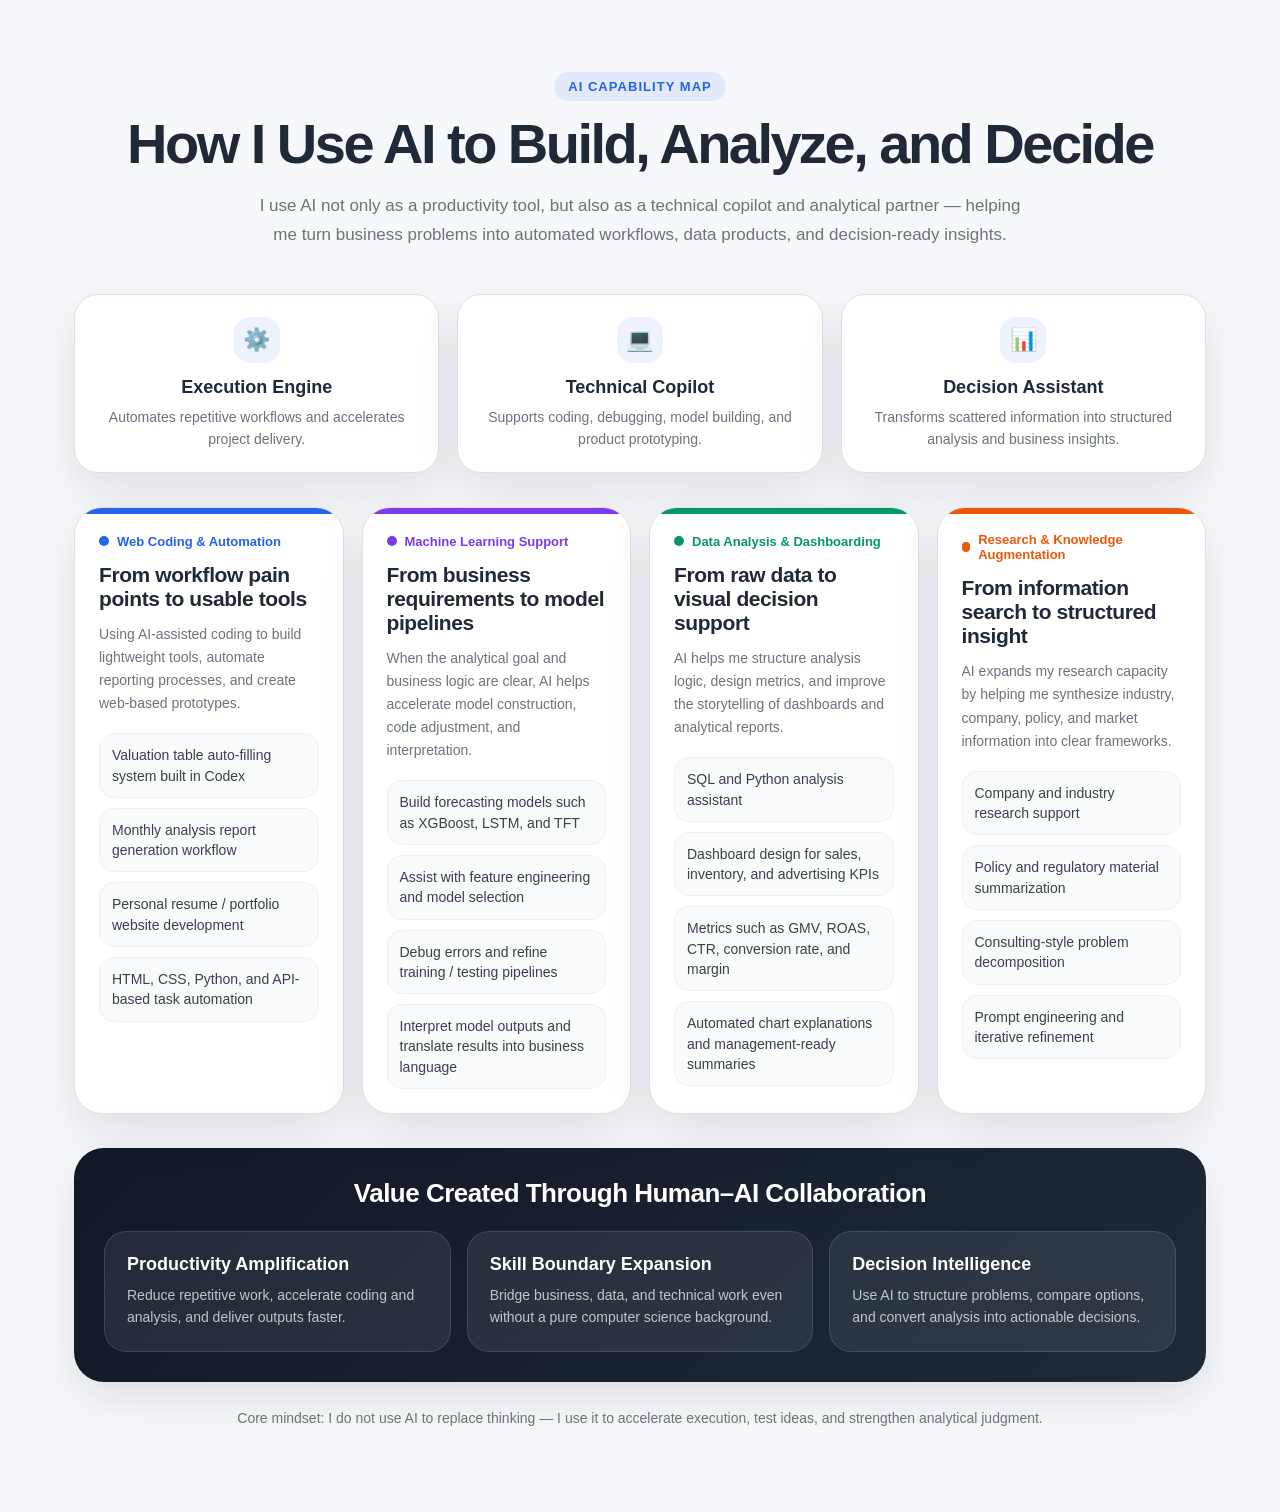
<file: assets/ai-capability-map.html>
<!DOCTYPE html>
<html lang="en">
<head>
  <meta charset="UTF-8" />
  <meta name="viewport" content="width=device-width, initial-scale=1.0" />
  <title>AI Capability Map</title>
  <style>
    :root {
      --bg: #f7f8fb;
      --card: #ffffff;
      --text: #1f2937;
      --muted: #6b7280;
      --line: #dbe1ea;
      --blue: #2563eb;
      --purple: #7c3aed;
      --green: #059669;
      --orange: #ea580c;
      --shadow: 0 18px 45px rgba(15, 23, 42, 0.10);
    }

    * {
      box-sizing: border-box;
    }

    body {
      margin: 0;
      font-family: Inter, -apple-system, BlinkMacSystemFont, "Segoe UI", sans-serif;
      background: var(--bg);
      color: var(--text);
    }

    .ai-map-section {
      max-width: 1180px;
      margin: 0 auto;
      padding: 72px 24px;
    }

    .section-header {
      text-align: center;
      margin-bottom: 44px;
    }

    .eyebrow {
      display: inline-block;
      padding: 7px 14px;
      border-radius: 999px;
      background: rgba(37, 99, 235, 0.10);
      color: var(--blue);
      font-size: 13px;
      font-weight: 700;
      letter-spacing: 0.08em;
      text-transform: uppercase;
      margin-bottom: 14px;
    }

    h1 {
      margin: 0;
      font-size: clamp(32px, 5vw, 56px);
      line-height: 1.05;
      letter-spacing: -0.045em;
    }

    .subtitle {
      max-width: 780px;
      margin: 18px auto 0;
      color: var(--muted);
      font-size: 17px;
      line-height: 1.7;
    }

    .role-bar {
      display: grid;
      grid-template-columns: repeat(3, 1fr);
      gap: 18px;
      margin-bottom: 34px;
    }

    .role-card {
      background: var(--card);
      border: 1px solid var(--line);
      border-radius: 24px;
      padding: 22px;
      box-shadow: var(--shadow);
      text-align: center;
    }

    .role-icon {
      width: 46px;
      height: 46px;
      border-radius: 16px;
      display: grid;
      place-items: center;
      margin: 0 auto 14px;
      font-size: 22px;
      background: #eef2ff;
    }

    .role-card h3 {
      margin: 0 0 8px;
      font-size: 18px;
    }

    .role-card p {
      margin: 0;
      color: var(--muted);
      font-size: 14px;
      line-height: 1.6;
    }

    .map-grid {
      position: relative;
      display: grid;
      grid-template-columns: repeat(4, 1fr);
      gap: 18px;
      margin: 32px 0;
    }

    .capability-card {
      background: var(--card);
      border: 1px solid var(--line);
      border-radius: 28px;
      padding: 24px;
      min-height: 360px;
      box-shadow: var(--shadow);
      position: relative;
      overflow: hidden;
    }

    .capability-card::before {
      content: "";
      position: absolute;
      top: 0;
      left: 0;
      right: 0;
      height: 6px;
      background: var(--accent);
    }

    .tag {
      display: inline-flex;
      align-items: center;
      gap: 8px;
      font-size: 13px;
      font-weight: 700;
      color: var(--accent);
      margin-bottom: 14px;
    }

    .tag span {
      width: 10px;
      height: 10px;
      border-radius: 999px;
      background: var(--accent);
    }

    .capability-card h2 {
      margin: 0 0 12px;
      font-size: 21px;
      letter-spacing: -0.02em;
    }

    .capability-card .desc {
      margin: 0 0 18px;
      color: var(--muted);
      font-size: 14px;
      line-height: 1.65;
    }

    .item-list {
      list-style: none;
      padding: 0;
      margin: 0;
      display: grid;
      gap: 10px;
    }

    .item-list li {
      padding: 11px 12px;
      border-radius: 15px;
      background: #f9fafb;
      color: #374151;
      font-size: 14px;
      line-height: 1.45;
      border: 1px solid #eef0f4;
    }

    .value-layer {
      margin-top: 34px;
      background: linear-gradient(135deg, #111827, #1f2937);
      color: #ffffff;
      border-radius: 30px;
      padding: 30px;
      box-shadow: var(--shadow);
    }

    .value-layer h2 {
      margin: 0 0 22px;
      text-align: center;
      font-size: 26px;
      letter-spacing: -0.02em;
    }

    .value-grid {
      display: grid;
      grid-template-columns: repeat(3, 1fr);
      gap: 16px;
    }

    .value-card {
      padding: 22px;
      border-radius: 22px;
      background: rgba(255,255,255,0.08);
      border: 1px solid rgba(255,255,255,0.12);
    }

    .value-card h3 {
      margin: 0 0 9px;
      font-size: 18px;
    }

    .value-card p {
      margin: 0;
      color: rgba(255,255,255,0.72);
      font-size: 14px;
      line-height: 1.6;
    }

    .footer-note {
      margin-top: 28px;
      text-align: center;
      color: var(--muted);
      font-size: 14px;
    }

    @media (max-width: 980px) {
      .role-bar,
      .map-grid,
      .value-grid {
        grid-template-columns: 1fr 1fr;
      }
    }

    @media (max-width: 640px) {
      .ai-map-section {
        padding: 48px 16px;
      }

      .role-bar,
      .map-grid,
      .value-grid {
        grid-template-columns: 1fr;
      }

      .capability-card {
        min-height: auto;
      }
    }
  </style>
</head>
<body>
  <section class="ai-map-section">
    <div class="section-header">
      <div class="eyebrow">AI Capability Map</div>
      <h1>How I Use AI to Build, Analyze, and Decide</h1>
      <p class="subtitle">
        I use AI not only as a productivity tool, but also as a technical copilot and analytical partner — helping me turn business problems into automated workflows, data products, and decision-ready insights.
      </p>
    </div>

    <div class="role-bar">
      <div class="role-card">
        <div class="role-icon">⚙️</div>
        <h3>Execution Engine</h3>
        <p>Automates repetitive workflows and accelerates project delivery.</p>
      </div>
      <div class="role-card">
        <div class="role-icon">💻</div>
        <h3>Technical Copilot</h3>
        <p>Supports coding, debugging, model building, and product prototyping.</p>
      </div>
      <div class="role-card">
        <div class="role-icon">📊</div>
        <h3>Decision Assistant</h3>
        <p>Transforms scattered information into structured analysis and business insights.</p>
      </div>
    </div>

    <div class="map-grid">
      <div class="capability-card" style="--accent: var(--blue);">
        <div class="tag"><span></span> Web Coding & Automation</div>
        <h2>From workflow pain points to usable tools</h2>
        <p class="desc">Using AI-assisted coding to build lightweight tools, automate reporting processes, and create web-based prototypes.</p>
        <ul class="item-list">
          <li>Valuation table auto-filling system built in Codex</li>
          <li>Monthly analysis report generation workflow</li>
          <li>Personal resume / portfolio website development</li>
          <li>HTML, CSS, Python, and API-based task automation</li>
        </ul>
      </div>

      <div class="capability-card" style="--accent: var(--purple);">
        <div class="tag"><span></span> Machine Learning Support</div>
        <h2>From business requirements to model pipelines</h2>
        <p class="desc">When the analytical goal and business logic are clear, AI helps accelerate model construction, code adjustment, and interpretation.</p>
        <ul class="item-list">
          <li>Build forecasting models such as XGBoost, LSTM, and TFT</li>
          <li>Assist with feature engineering and model selection</li>
          <li>Debug errors and refine training / testing pipelines</li>
          <li>Interpret model outputs and translate results into business language</li>
        </ul>
      </div>

      <div class="capability-card" style="--accent: var(--green);">
        <div class="tag"><span></span> Data Analysis & Dashboarding</div>
        <h2>From raw data to visual decision support</h2>
        <p class="desc">AI helps me structure analysis logic, design metrics, and improve the storytelling of dashboards and analytical reports.</p>
        <ul class="item-list">
          <li>SQL and Python analysis assistant</li>
          <li>Dashboard design for sales, inventory, and advertising KPIs</li>
          <li>Metrics such as GMV, ROAS, CTR, conversion rate, and margin</li>
          <li>Automated chart explanations and management-ready summaries</li>
        </ul>
      </div>

      <div class="capability-card" style="--accent: var(--orange);">
        <div class="tag"><span></span> Research & Knowledge Augmentation</div>
        <h2>From information search to structured insight</h2>
        <p class="desc">AI expands my research capacity by helping me synthesize industry, company, policy, and market information into clear frameworks.</p>
        <ul class="item-list">
          <li>Company and industry research support</li>
          <li>Policy and regulatory material summarization</li>
          <li>Consulting-style problem decomposition</li>
          <li>Prompt engineering and iterative refinement</li>
        </ul>
      </div>
    </div>

    <div class="value-layer">
      <h2>Value Created Through Human–AI Collaboration</h2>
      <div class="value-grid">
        <div class="value-card">
          <h3>Productivity Amplification</h3>
          <p>Reduce repetitive work, accelerate coding and analysis, and deliver outputs faster.</p>
        </div>
        <div class="value-card">
          <h3>Skill Boundary Expansion</h3>
          <p>Bridge business, data, and technical work even without a pure computer science background.</p>
        </div>
        <div class="value-card">
          <h3>Decision Intelligence</h3>
          <p>Use AI to structure problems, compare options, and convert analysis into actionable decisions.</p>
        </div>
      </div>
    </div>

    <p class="footer-note">
      Core mindset: I do not use AI to replace thinking — I use it to accelerate execution, test ideas, and strengthen analytical judgment.
    </p>
  </section>
</body>
</html>
</file>
